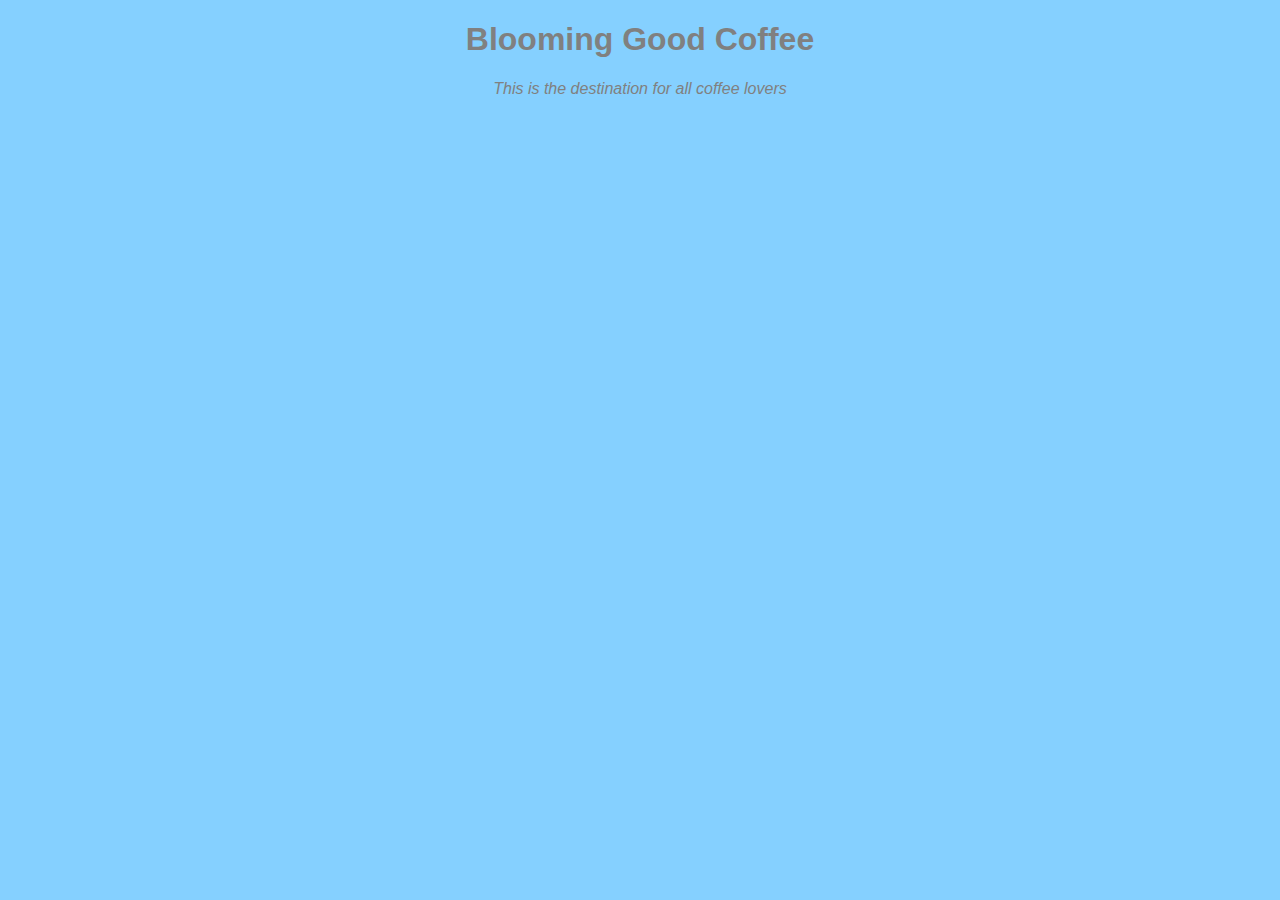
<file: unit_1/index.html>
<!DOCTYPE html>
<html>
<head>
	<title>Blooming Good Coffee</title>
	<link rel="stylesheet" type="text/css" href="css/style.css">
</head>
<body>
	<h1>Blooming Good Coffee</h1>
	<p>This is the destination for all coffee lovers</p>

</body>
</html>
</file>
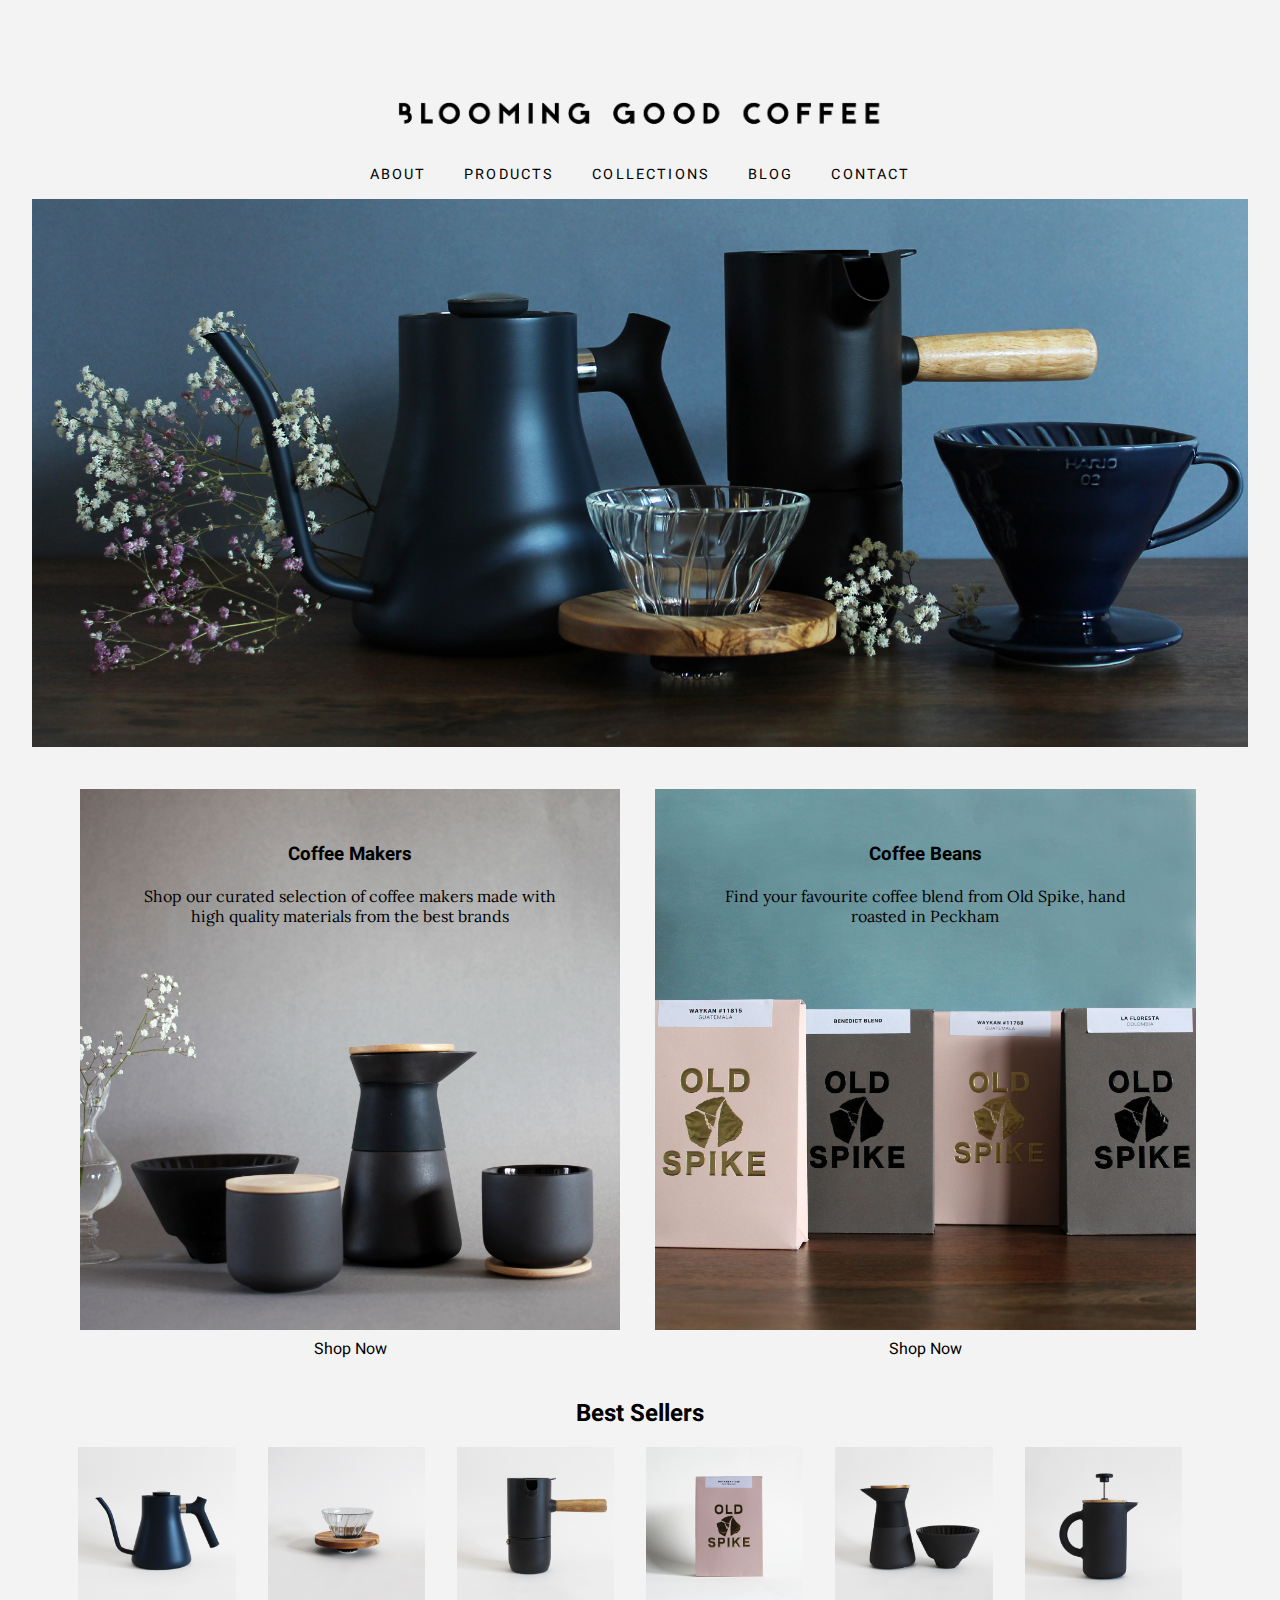
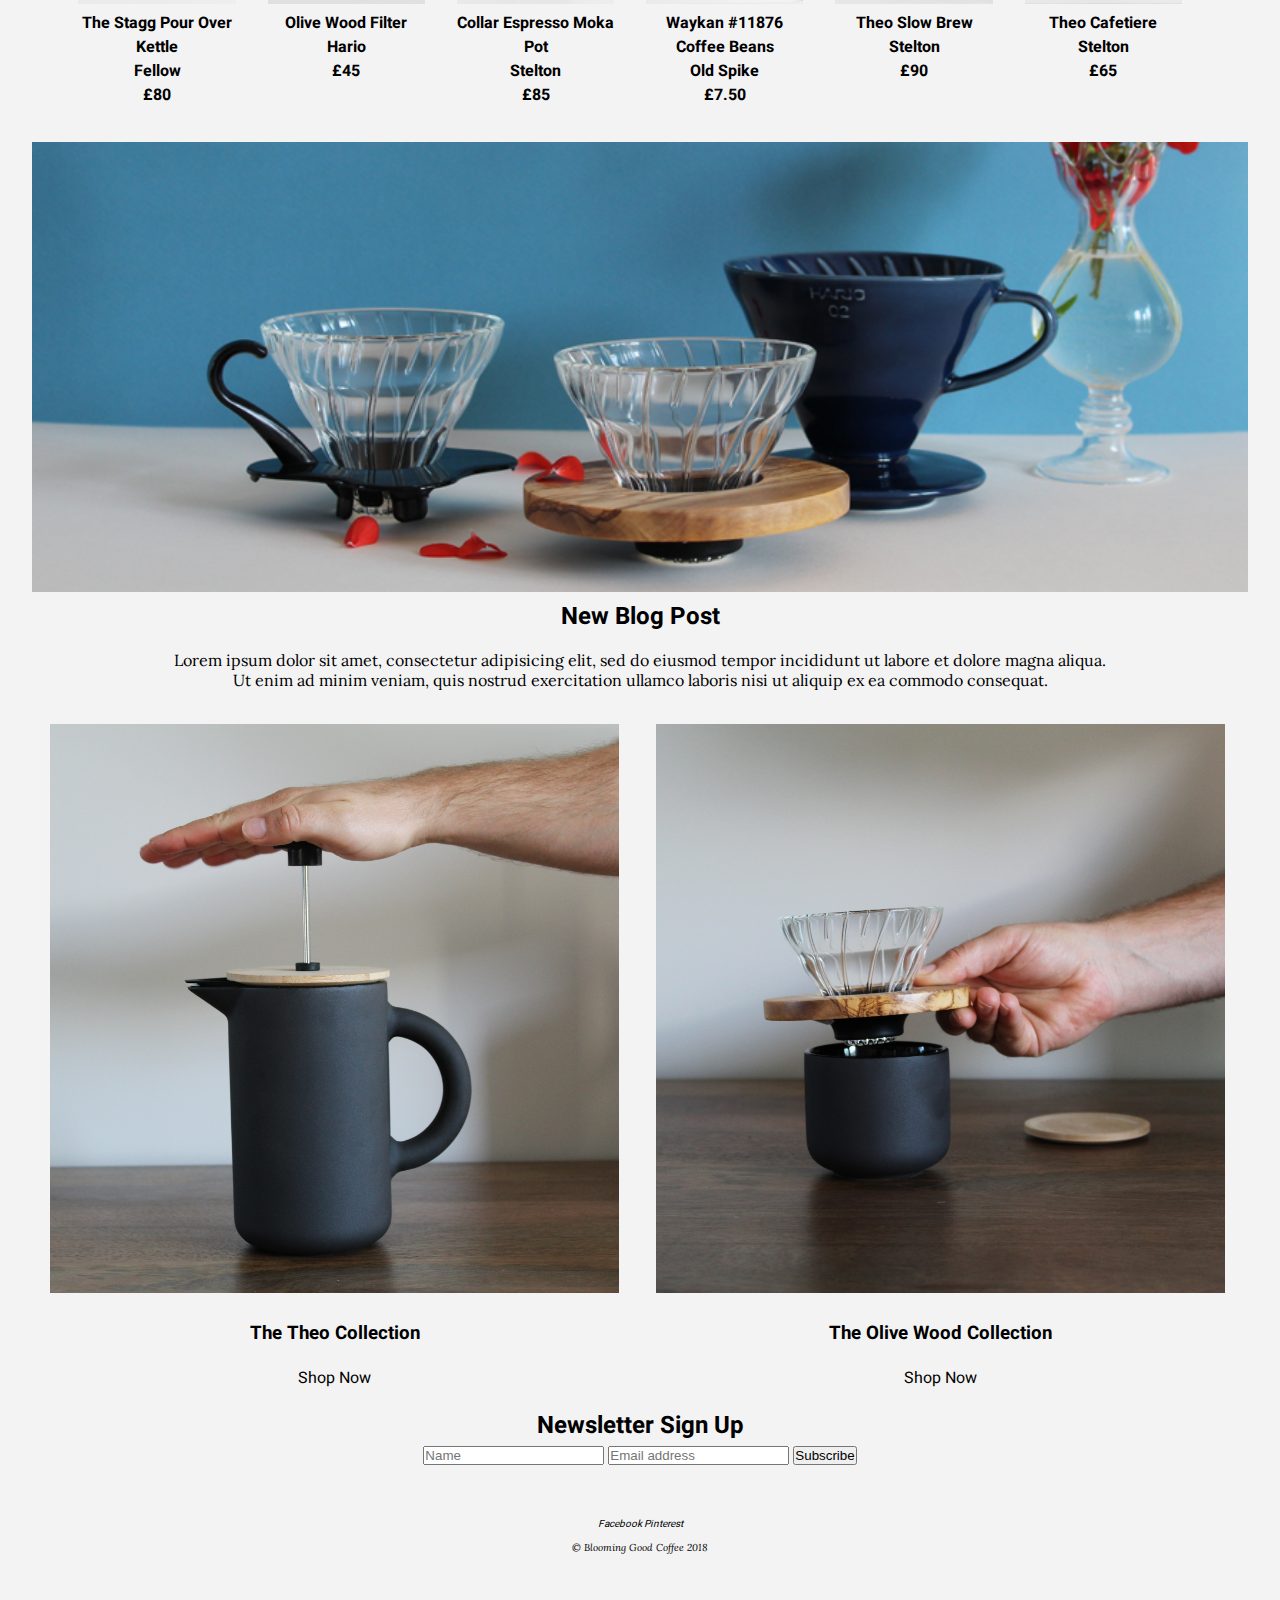
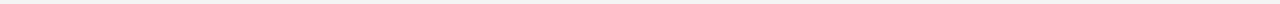
<file: unit_8/index.html>
<!DOCTYPE html> 
<!-- https://wireframe.cc/0xCHla -->
<html>
<head>
	<title>Blooming Good Coffee</title>
	<link rel="stylesheet" type="text/css" href="style.css">
	<link rel="stylesheet" href="https://use.fontawesome.com/releases/v5.5.0/css/all.css" integrity="sha384-B4dIYHKNBt8Bc12p+WXckhzcICo0wtJAoU8YZTY5qE0Id1GSseTk6S+L3BlXeVIU" crossorigin="anonymous">
	<meta name="viewport" content="width=device-width, initial-scale=1">
</head>
<body>
	<div id="wrapper">
		<header> 
		       <nav class="nav_icons clearfix">
					<a href="#"><i class="fas fa-shopping-bag"></i></a>
					<a href="#"><i class="fas fa-user"></i></a>
					<a href="#"><i class="fas fa-search"></i></a>
			   </nav>
	        <img class="logo" src="images/logo_ga.png" alt="Blooming Good Coffee">
			<nav>
				<a href="#">About</a>
				<a href="#">Products</a>
				<a href="#">Collections</a>
				<a href="#">Blog</a>
				<a href="mailto:hello@bloominggoodcoffee.co">Contact</a>
			</nav>
		</header>
		<div class="intro">
			<section>
				<img src="images/all_new.jpg" alt="Stelton Coffee Maker & Cups" title="Slow Brew Coffee Maker"> 
			</section>
		</div>
		<div class="wrapper_one clearfix">
			<section class="item_group">
					<a href="#"><img src="images/theo_group.jpg"></a>
				<div class="text">
					<h3>Coffee Makers</h3>
					<p>Shop our curated selection of coffee makers made with high quality materials from the best brands</p>
				</div>
					<a class="shopnow" href="#">Shop Now</a>
			</section>
			<section class="item_group">
					<a href="#"><img src="images/old_spike.jpg"></a>
					<div class="text">
					<h3>Coffee Beans</h3>
					<p>Find your favourite coffee blend from Old Spike, hand roasted in Peckham</p>
				</div>
					<a class="shopnow" href="#">Shop Now</a>
			</section>
		</div>
			<!-- <section class="new">
				    <h2 class="new_in"><a href="#">New In</a></h2>
					<a href="#"><img src="images/blog_post.jpg"></a>
			</section> -->
		<div class="wrapper_two clearfix">
			<h2>Best Sellers</h2>
		    <section class="bestsellers">
					<a href="#">
						<img src="images/fellow_blue.jpg" >
						<h4>The Stagg Pour Over Kettle<br>Fellow<br>£80</h4>
					</a>
			</section>
			<section class="bestsellers">
					<a href="#">
						<img src="images/hario_olive.jpg">
						<h4>Olive Wood Filter<br>Hario<br>£45</h4>
					</a>
			</section>
			<section class="bestsellers">
				<a href="#">
						<img src="images/collar_espresso.jpg">
						<h4>Collar Espresso Moka Pot<br>Stelton<br>£85</h4>
					</a>
			</section>
				<section class="bestsellers">
					<a href="#">
						<img src="images/coffee_waykan.jpg">
						<h4>Waykan #11876 Coffee Beans<br>Old Spike<br>£7.50</h4>
					</a>
				</section>
				<section class="bestsellers">
					<a href="#">
						<img src="images/theo_slow_brew.jpg">
						<h4>Theo Slow Brew<br>Stelton<br>£90</h4>
					</a>
				</section>
				<section class="bestsellers">
					<a href="#">
						<img src="images/theofrench_press.jpg">
						<h4>Theo Cafetiere<br>Stelton<br>£65</h4>
					</a>
				</section>
			</div>
			<div class="blogpost">
				<article>
					<img src="images/blog_post.jpg"> 
					<h2><a href="#">New Blog Post</a></h2>
					<p>Lorem ipsum dolor sit amet, consectetur adipisicing elit, sed do eiusmod
				tempor incididunt ut labore et dolore magna aliqua. Ut enim ad minim veniam,
				quis nostrud exercitation ullamco laboris nisi ut aliquip ex ea commodo
				consequat.</p>
				</article>
			</div>
			<!-- <section class="gift_packs">
				<img src="images/collar_grinder.jpg">
				<a href="#"><h3>Gift Pack 1</h3></a>
			</section>
			<section class="gift_packs">
				<img src="images/french_press_group.jpg">
				<a href="#"><h3>Gift Pack 2</h3></a>
			</section>
			<section class="gift_packs">
				<img src="images/coffee_makers.jpg">
				<a href="#"><h3>Gift Pack 3</h3></a>
			</section> -->
			<section class="item_group">
				<a href="#"><img src="images/french_press.jpg"></a>
				<h3>The Theo Collection</h3>
				<a class="shopnow" href="#">Shop Now</a>
			</section>
			<section class="item_group">
				<a href="#"><img src="images/mug_filter.jpg"></a> 
				<h3>The Olive Wood Collection</h3>
				<a class="shopnow" href="#">Shop Now</a>
			</section>
			<div class="container">
				<h2>Newsletter Sign Up</h2>
				<form>
					<input type="text" placeholder="Name" name="name" required>
				    <input type="text" placeholder="Email address" name="mail" required>
				    <input type="submit" value="Subscribe">
				</form>
			</div>
		<footer>
			<a href="#"><i class="fab fa-instagram"></i></a>
			<a href="#">Facebook</a>
			<a href="#">Pinterest</a>
			<p>&copy; Blooming Good Coffee 2018</p>
		</footer>
	</div>
</body>
</html>
</file>
<file: unit_1/css/style.css>
body {
	background-color: #85D0FF;

}

h1, h2 {
	color: gray;
	text-align: center;
	font-family: Helvetica;
}

p {
	color: gray;
	text-align: center;
	font-family: Helvetica;
	font-weight: lighter;
	font-style: italic;
}
</file>
<file: unit_8/style.css>
@import url(https://fonts.googleapis.com/css?family=Heebo);
@import url('https://fonts.googleapis.com/css?family=Lora|Open+Sans');

* { 
padding: 0;
margin: 0;
box-sizing: border-box; }

body {
	background-color: #F3F3F4;
	font-family: Heebo, sans-serif; 
	font-size: 16px;
	position: relative;
	text-align: center;
	/*margin: 10em 0;*/
}

.clearfix:after {
    visibility: hidden;
    display: block;
    font-size: 0;
    content: "";
    clear: both;
    height: 0;
}


#wrapper {
	width: 95%;
	margin: 0 auto;
}

header {
	/*position: fixed;*/
    /*z-index: 100;*/
    /*background-color: #F3F3F4;*/
    /*margin: -11em 0;*/
}

.logo {
	width: 40%;
    display: block;
    margin: 2em auto;
    clear: both;
}

.intro {
	/*position: relative;*/
}

.text { 
position: absolute; 
top:32px;
}



nav {
	text-align: center;
	text-transform: uppercase;
	letter-spacing: 0.15em; 
	margin: 1em auto;
	font-size: 0.9em;
}

nav a {
	margin-right: 1.1em;
	margin-left: 1.1em;
	margin-bottom: 1.1em;
	}

.nav_icons a {
	float: left;
 }

.nav_icons { 
	 padding: 1em;
  }

a {
	color: inherit;
	text-decoration: none;
}

.shopnow:hover {
	border-bottom: 2px solid #000;
	padding-bottom: 0.4em; 

 }

 nav a:hover {
 border-bottom: 2px solid #000;
	padding-bottom: 0.4em;  
	}


img {
	width: 100%;
}

.wrapper_one { 
	width: 95%;
	margin: 1.5% auto; 
/*	background-color: purple;*/
}

.wrapper_two { 
	margin: 1.5% auto;
    width: 95%;
}

.item_group { 
	width: 46.8%; 
	margin: 1.5%;
	float: left;
	position: relative
/*	background-color: orange;*/	
}

.bestsellers {
 	width: 15%;
 	float: left;
 	padding: 0.5em;
 	margin: 0.5em;
 }

.blogpost {
	position: relative;
	width: 100%;
	clear: both;
}

p {
	font-family: 'Lora', serif;
	font-size: 1em;
	width: 78%;
	margin: 1em auto;
}

h3 { 
margin: 1em auto; }

.container { 
 	clear: both;
  }


footer {
	margin-top: 50px;
	margin-bottom: 50px;
	font-style: italic;
	font-size: 10px;
	clear: both;
}

@media only screen and (max-width:1000px ) {
.item_group { 
float: none;
}

}

@media only screen and (max-width:1062px ) { 
.bestsellers {
 width: 24%;
 height: 310px;
 } 

}

/*h1 {
	width: 500px;
	margin-left: 380px;
	text-align: center;
}*/



/*#slogan { 
	font-family: 'Lora', serif; 
	text-align: center;
	margin: 2em auto;
	letter-spacing: 0.5px;
	font-size: 1.2em;
}*/

/*.announcement {
	text-align: center;
}*/

/*.new {
	position: relative;
	width: 100%;
	clear: both;
}

.new_in {
	position: absolute;
	top: 200px;
	left: 500px;
	font-size: 20pt;
}*/

/*.gift_packs { 
	width: 29%;
    padding: 0.9em;
    margin: 1em;
    float: left;
 }


.edit_trend {
	width: 30em;
	float: left;
	margin: 1em;

} */

/*.blogheading {
	position: absolute;
	top: 200px;
	left: 500px;
	font-size: 20pt;
}
*/
</file>
